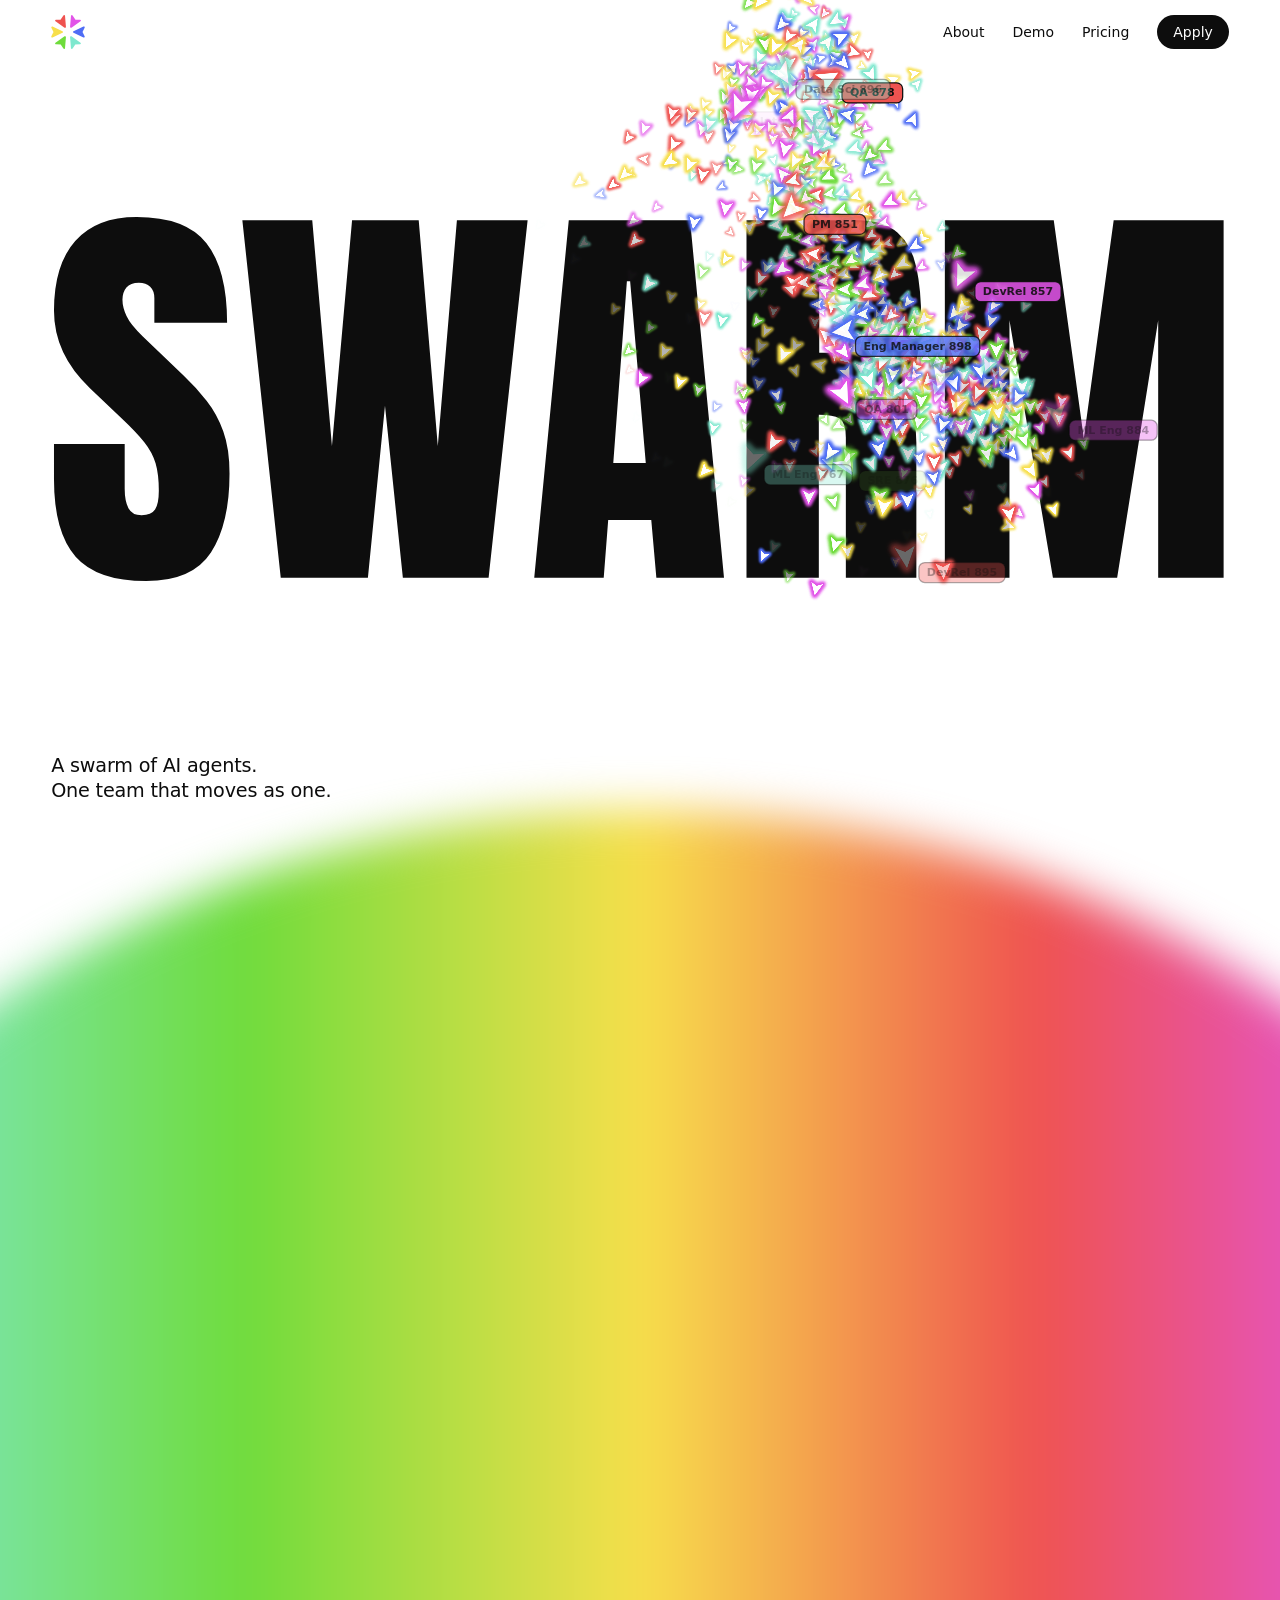
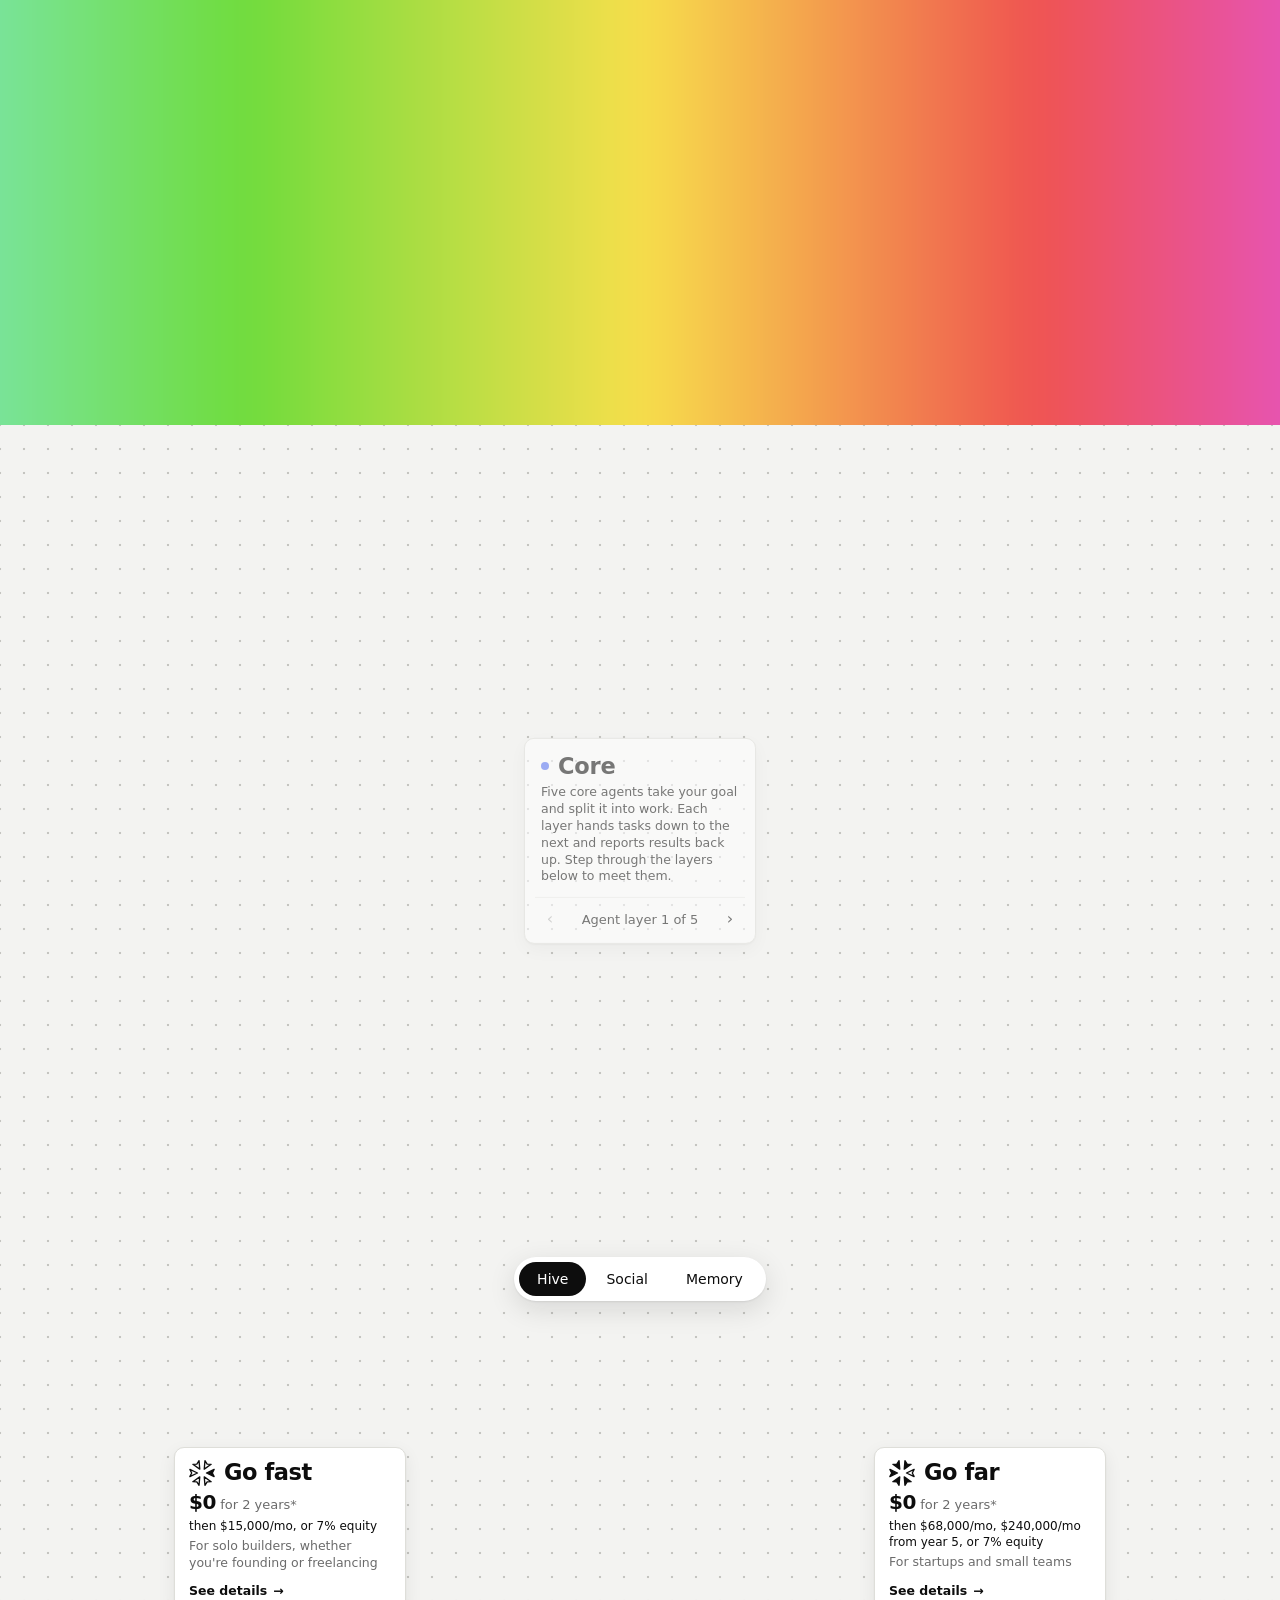
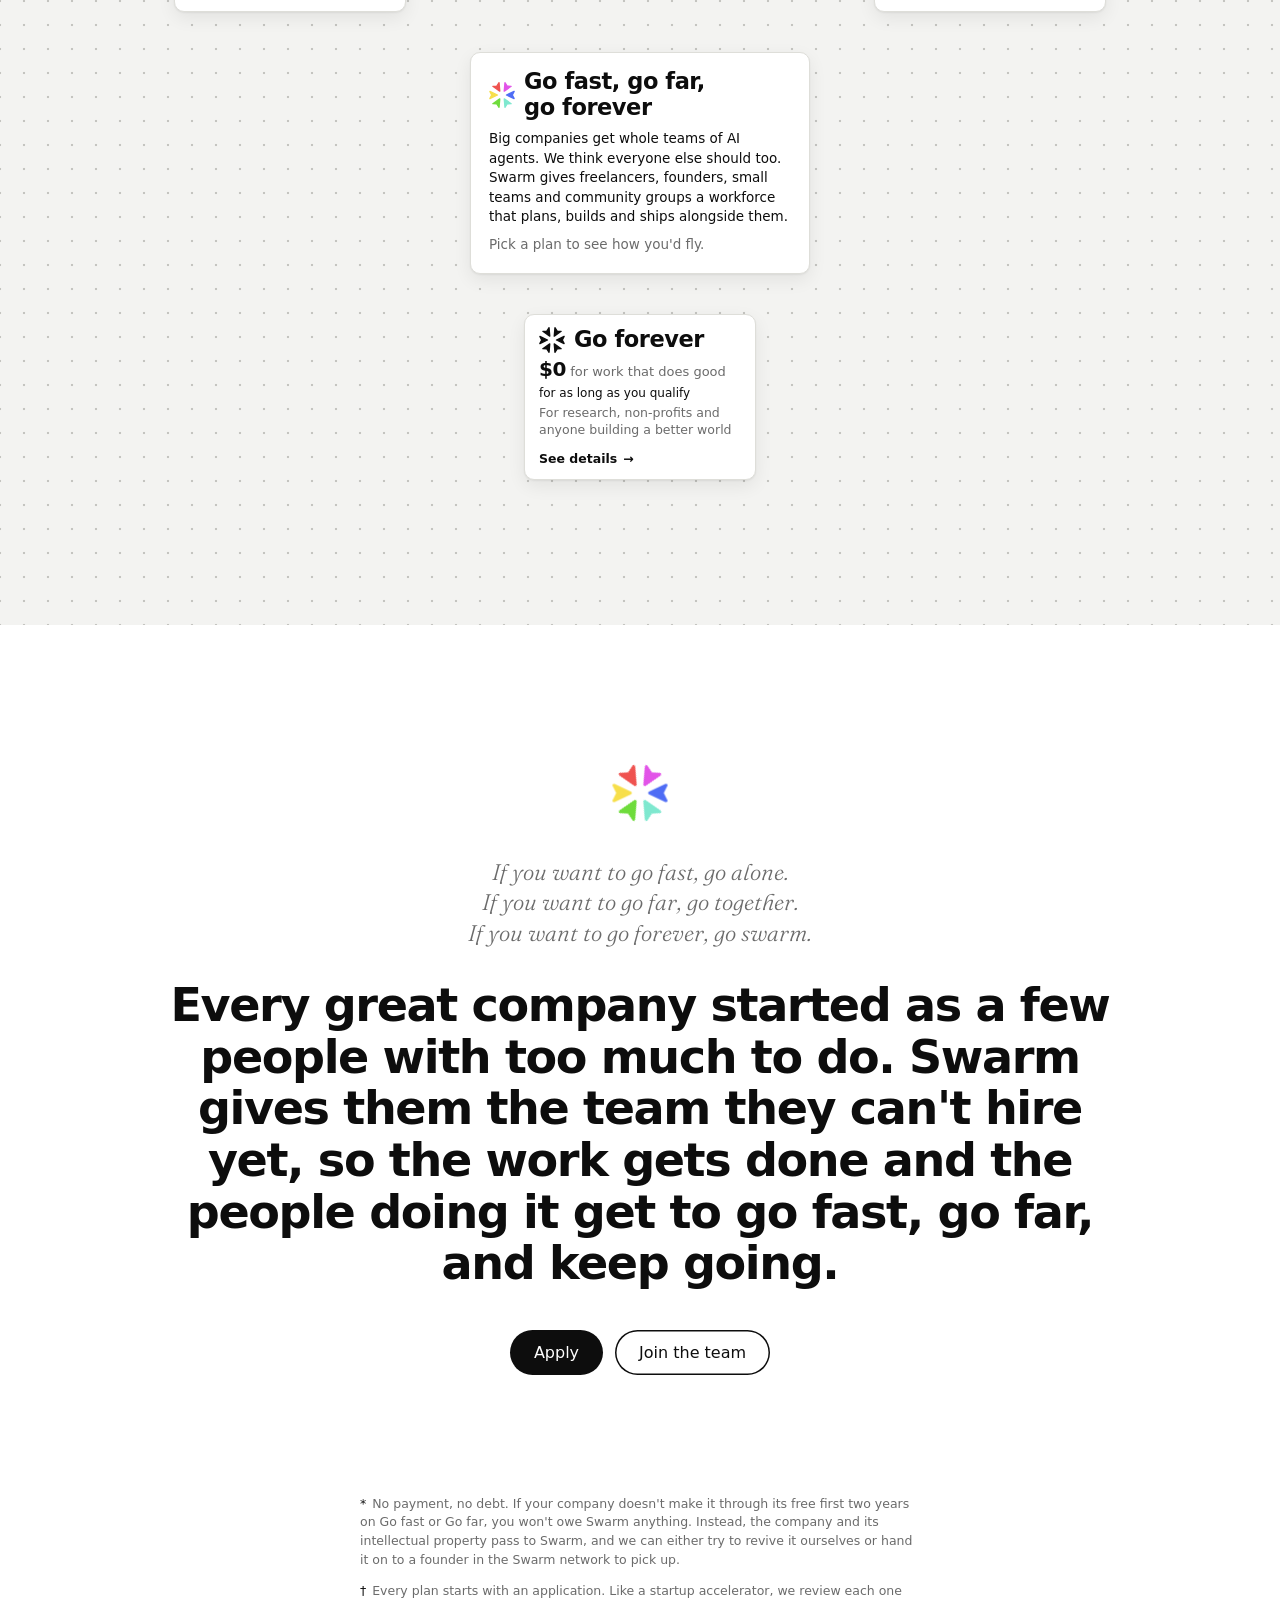
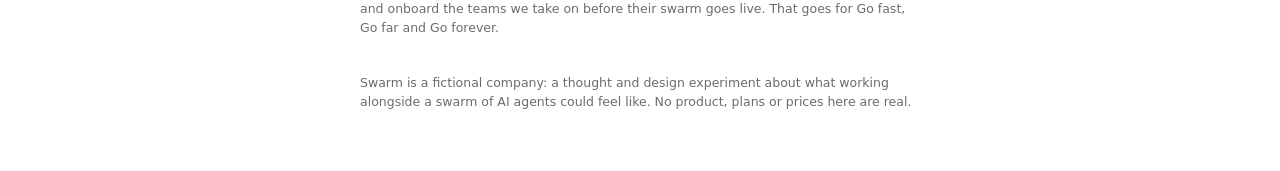
<file: index.html>
<!DOCTYPE html>
<html lang="en">
  <head>
    <meta charset="UTF-8">
    <link rel="preconnect" href="https://fonts.googleapis.com">
    <link rel="preconnect" href="https://fonts.gstatic.com" crossorigin>
    <link rel="stylesheet" href="https://fonts.googleapis.com/css2?family=Fraunces:ital,opsz,wght@1,9..144,300&display=swap">
    <link rel="stylesheet" href="./style.css">
    <meta name="viewport" content="width=device-width, initial-scale=1.0">
    <title>Swarm AI</title>
    <meta name="description" content="A swarm of AI agents. One team that moves as one. Swarm is a workforce of AI agents that plan, build, test and ship together.">
    <link rel="icon" href="./assets/favicon.svg" type="image/svg+xml">
    <link rel="apple-touch-icon" href="./assets/apple-touch-icon.png">
    <meta name="theme-color" content="#ffffff" media="(prefers-color-scheme: light)">
    <meta name="theme-color" content="#111110" media="(prefers-color-scheme: dark)">
    <link rel="canonical" href="https://benkimo6i.github.io/swarm/">

    <!-- Sharing: link previews in Slack, iMessage, X, LinkedIn and the rest.
         og:image must be an absolute URL. Source for the image: assets/og.html -->
    <meta property="og:type" content="website">
    <meta property="og:site_name" content="Swarm AI">
    <meta property="og:url" content="https://benkimo6i.github.io/swarm/">
    <meta property="og:title" content="Swarm AI">
    <meta property="og:description" content="A swarm of AI agents. One team that moves as one. Swarm is a workforce of AI agents that plan, build, test and ship together.">
    <meta property="og:image" content="https://benkimo6i.github.io/swarm/assets/og.png">
    <meta property="og:image:width" content="1200">
    <meta property="og:image:height" content="630">
    <meta property="og:image:alt" content="The Swarm logo, a ring of six coloured cursors, above the word SWARM and a ribbon of coloured cursors. Tagline: A swarm of AI agents. One team that moves as one.">
    <meta name="twitter:card" content="summary_large_image">
    <meta name="twitter:title" content="Swarm AI">
    <meta name="twitter:description" content="A swarm of AI agents. One team that moves as one.">
    <meta name="twitter:image" content="https://benkimo6i.github.io/swarm/assets/og.png">
    <meta name="twitter:image:alt" content="The Swarm logo above the word SWARM and a ribbon of coloured cursors.">
  </head>
  <body>

    <canvas id="sky" aria-hidden="true"></canvas>

    <!-- The coloured circle: an arc under the hero, then the sphere in About -->
    <div class="orb" aria-hidden="true"><i></i></div>
    
    <header class="nav">
      <!-- Logo: a ring of cursors, one per palette colour, all pointing at the centre -->
      <a class="logo" href="#top" aria-label="Swarm home">
        <svg viewBox="-18 -18 36 36" aria-hidden="true">
          <path class="blue" transform="rotate(0) translate(11.5 0) rotate(180) scale(0.62)" d="M8.5 0 L-8.5 -8 L-4.5 0 L-8.5 8 Z" />
          <path class="mint" transform="rotate(60) translate(11.5 0) rotate(180) scale(0.62)" d="M8.5 0 L-8.5 -8 L-4.5 0 L-8.5 8 Z" />
          <path class="green" transform="rotate(120) translate(11.5 0) rotate(180) scale(0.62)" d="M8.5 0 L-8.5 -8 L-4.5 0 L-8.5 8 Z" />
          <path class="yellow" transform="rotate(180) translate(11.5 0) rotate(180) scale(0.62)" d="M8.5 0 L-8.5 -8 L-4.5 0 L-8.5 8 Z" />
          <path class="red" transform="rotate(240) translate(11.5 0) rotate(180) scale(0.62)" d="M8.5 0 L-8.5 -8 L-4.5 0 L-8.5 8 Z" />
          <path class="pink" transform="rotate(300) translate(11.5 0) rotate(180) scale(0.62)" d="M8.5 0 L-8.5 -8 L-4.5 0 L-8.5 8 Z" />
        </svg>
      </a>
      <nav>
        <a href="#about">About</a>
        <a href="#demo">Demo</a>
        <a href="#pricing">Pricing</a>
        <a class="cta" href="#pricing">Apply</a>
      </nav>
    </header>
    
    <main id="top">
      <section class="hero">
        <!-- The word itself is drawn on the canvas, so agents can lift squares out of it -->
        <h1 class="sr-only">Swarm</h1>
        <p class="tagline">A swarm of AI agents.<br />One team that moves as one.</p>
      </section>
    
      <!-- About: tall, so its one screen stays pinned while you scroll through it -->
      <section class="about" id="about">
        <div class="about-pin">
          <!-- The script lays this text out around the sphere -->
          <p class="lead">Swarm is a workforce of AI agents that plan, build, test and ship together. Every agent takes a role, from product manager to site reliability engineer, and picks up work the moment it appears. No tickets waiting in a queue. No handoffs lost between teams. No one blocked on anyone else. You set a direction and the swarm is already heading there, each agent adjusting to the ones around it. You point. They move as one.</p>
        </div>
      </section>
    
      <!-- Demo: a dotted board; the pill nav switches between its three views -->
      <!-- Demo and Pricing share one dotted board -->
      <div class="board-bg">
      <section class="demo" id="demo">
        <div class="board">
          <!-- Centre cards, placed by the script. Hive's card steps through the
               agent layers; Memory's meter follows the drones. -->
          <div class="nodes">
            <div class="node node-core">
              <strong><i></i><b class="node-title"></b></strong>
              <span class="node-copy"></span>
              <div class="steps" role="group" aria-label="Hive agent layer">
                <button type="button" class="step-prev" aria-label="Previous agent layer">&#8249;</button>
                <p class="step-caption" aria-live="polite"></p>
                <button type="button" class="step-next" aria-label="Next agent layer">&#8250;</button>
              </div>
            </div>
            <div class="node node-social">
              <strong><b class="node-title"></b></strong>
              <span class="node-copy"></span>
            </div>
            <div class="node node-meter">
              <strong><i></i><b class="node-title"></b></strong>
              <span class="node-copy"></span>
              <dl class="meter">
                <div class="meter-row" data-metric="bloat">
                  <dt>Token bloat</dt><dd></dd>
                  <div class="bar"><u></u></div>
                </div>
                <div class="meter-row" data-metric="context">
                  <dt>Context window</dt><dd></dd>
                  <div class="bar"><u></u></div>
                </div>
                <div class="meter-row" data-metric="system">
                  <dt>System 1 / System 2</dt><dd></dd>
                  <div class="bar bar-split"><u></u></div>
                </div>
              </dl>
            </div>
          </div>
    
        </div>
        <div class="pill" role="tablist" aria-label="Demo views">
          <button type="button" role="tab" data-view="hive" aria-selected="true">Hive</button>
          <button type="button" role="tab" data-view="social" aria-selected="false">Social</button>
          <button type="button" role="tab" data-view="memory" aria-selected="false">Memory</button>
        </div>
      </section>

      <!-- Pricing: a node graph. The script fills in the plans from config.js,
           wires them to the centre card and rewrites it when one is picked. -->
      <section class="pricing" id="pricing">
        <h2 class="sr-only">Pricing</h2>
        <div class="graph">
          <div class="plan-hub">
            <div class="hub-body"></div>
          </div>
        </div>
      </section>
      </div>

      <!-- Closing: the mission on the plain page. The logo's last cursor pushes
           into the ring when it scrolls into view, then the ring slowly turns. -->
      <footer class="closing" id="mission">
        <svg class="closing-mark" viewBox="-18 -18 36 36" aria-hidden="true">
          <g transform="rotate(0)"><g class="slot"><path transform="translate(11.5 0) rotate(180) scale(0.62)" style="fill: var(--blue); stroke: var(--blue)" d="M8.5 0 L-8.5 -8 L-4.5 0 L-8.5 8 Z" /></g></g>
          <g transform="rotate(60)"><g class="slot"><path transform="translate(11.5 0) rotate(180) scale(0.62)" style="fill: var(--mint); stroke: var(--mint)" d="M8.5 0 L-8.5 -8 L-4.5 0 L-8.5 8 Z" /></g></g>
          <g transform="rotate(120)"><g class="slot"><path transform="translate(11.5 0) rotate(180) scale(0.62)" style="fill: var(--green); stroke: var(--green)" d="M8.5 0 L-8.5 -8 L-4.5 0 L-8.5 8 Z" /></g></g>
          <g transform="rotate(180)"><g class="slot slot-in"><path transform="translate(11.5 0) rotate(180) scale(0.62)" style="fill: var(--yellow); stroke: var(--yellow)" d="M8.5 0 L-8.5 -8 L-4.5 0 L-8.5 8 Z" /></g></g>
          <g transform="rotate(240)"><g class="slot"><path transform="translate(11.5 0) rotate(180) scale(0.62)" style="fill: var(--red); stroke: var(--red)" d="M8.5 0 L-8.5 -8 L-4.5 0 L-8.5 8 Z" /></g></g>
          <g transform="rotate(300)"><g class="slot"><path transform="translate(11.5 0) rotate(180) scale(0.62)" style="fill: var(--pink); stroke: var(--pink)" d="M8.5 0 L-8.5 -8 L-4.5 0 L-8.5 8 Z" /></g></g>
        </svg>
        <p class="closing-proverb">
          <span>If you want to go fast, go alone.</span>
          <span>If you want to go far, go together.</span>
          <span>If you want to go forever, go swarm.</span>
        </p>
        <p class="closing-copy">
          Every great company started as a few people with too much to do. Swarm gives them the team they can't hire yet, so the work gets done and the people doing it get to go fast, go far, and keep&nbsp;going.
        </p>
        <div class="closing-actions">
          <a class="closing-cta" href="#pricing">Apply</a>
          <!-- Careers: no page yet; swap in its URL -->
          <a class="closing-cta closing-cta-alt" href="#">Join the team</a>
        </div>
        <!-- Footnotes for the pricing: * marks the free years, † the application -->
        <div class="closing-notes" id="terms">
          <p class="closing-note" id="note-free">
            <sup>*</sup> No payment, no debt. If your company doesn't make it through its free first two years on Go fast or Go far, you won't owe Swarm anything. Instead, the company and its intellectual property pass to Swarm, and we can either try to revive it ourselves or hand it on to a founder in the Swarm network to pick&nbsp;up.
          </p>
          <p class="closing-note" id="note-apply">
            <sup>&dagger;</sup> Every plan starts with an application. Like a startup accelerator, we review each one and onboard the teams we take on before their swarm goes live. That goes for Go fast, Go far and Go&nbsp;forever.
          </p>
          <p class="closing-note">
            Swarm is a fictional company: a thought and design experiment about what working alongside a swarm of AI agents could feel like. No product, plans or prices here are&nbsp;real.
          </p>
        </div>
      </footer>
    </main>

    <script type="module" src="./js/main.js"></script>
  </body>
</html>
</file>
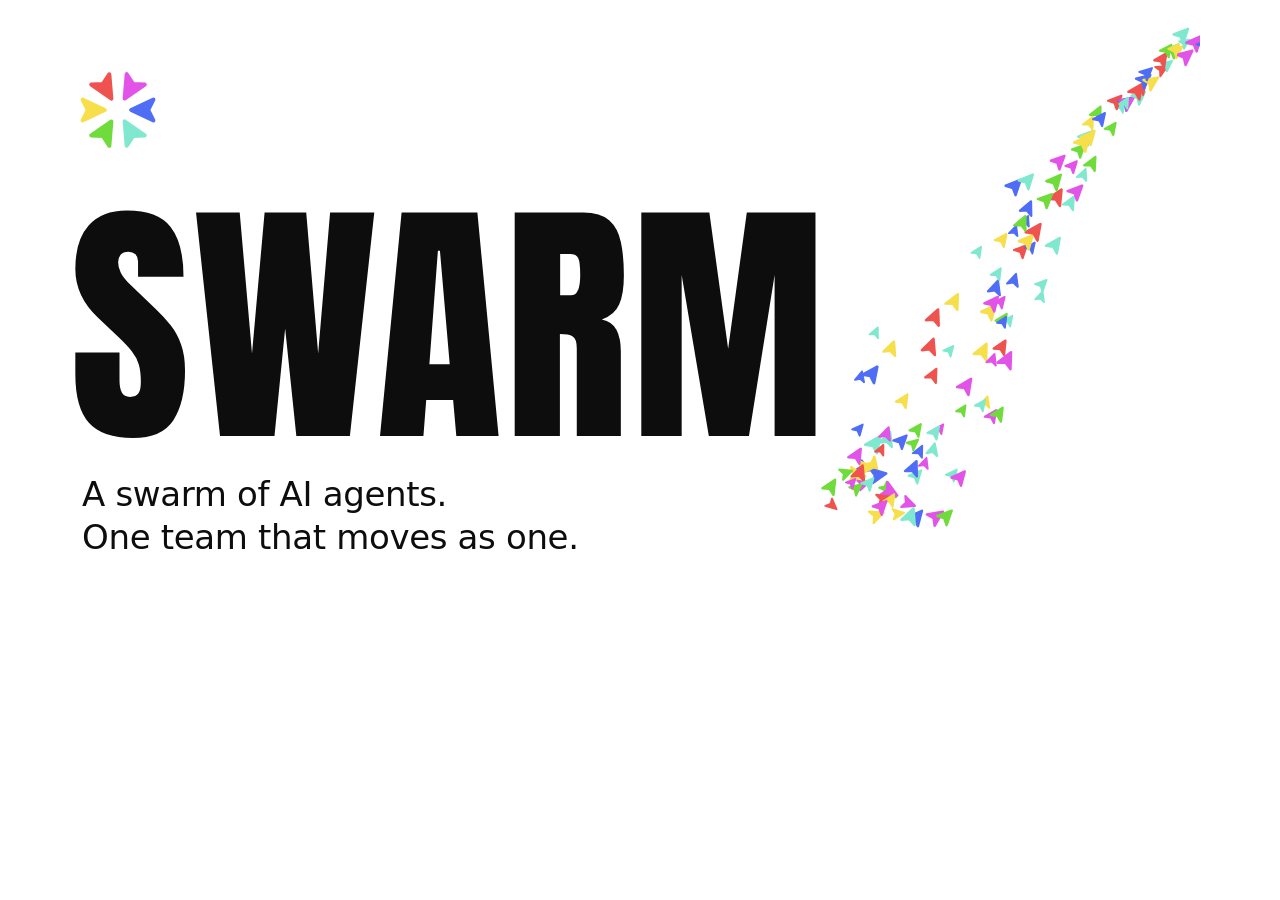
<file: assets/og.html>
<!doctype html>
<!-- Source for og.png (1200x630) and apple-touch-icon.png. Regenerate with:
     chrome --headless --hide-scrollbars --window-size=1200,630 --screenshot=assets/og.png assets/og.html
     chrome --headless --hide-scrollbars --window-size=180,180 --screenshot=assets/apple-touch-icon.png "assets/og.html#icon" -->
<html>
<head>
<meta charset="utf-8">
<link rel="stylesheet" href="https://fonts.googleapis.com/css2?family=Anton&display=block">
<style>
  html, body { margin: 0; background: #fff; color: #0d0d0d; }
  body { width: 1200px; height: 630px; position: relative; overflow: hidden;
    font-family: ui-sans-serif, system-ui, -apple-system, "Segoe UI", Helvetica, Arial, sans-serif; }
  .mark { position: absolute; left: 80px; top: 72px; width: 76px; height: 76px; }
  .word { position: absolute; left: 70px; bottom: 200px; margin: 0; font: 260px/0.8 Anton, Impact, sans-serif; letter-spacing: 0.01em; }
  .tag { position: absolute; left: 82px; bottom: 72px; margin: 0; font-size: 34px; line-height: 1.25; font-weight: 500; letter-spacing: -0.01em; }
  .flock { position: absolute; inset: 0; }
  /* the touch icon: just the ring, centred, with a little breathing room */
  body.icon { width: 180px; height: 180px; }
  body.icon > :not(.mark) { display: none; }
  body.icon .mark { left: 22px; top: 22px; width: 136px; height: 136px; }
</style>
</head>
<body>
<svg class="flock" viewBox="0 0 1200 630"></svg>
<svg class="mark" viewBox="-18 -18 36 36" stroke-width="3" stroke-linejoin="round"></svg>
<p class="word">SWARM</p>
<p class="tag">A swarm of AI agents.<br>One team that moves as one.</p>
<script>
  if (location.hash === "#icon") document.body.className = "icon";
  const cols = ["#4f6df5", "#7fe8cf", "#6fdc3c", "#f7df4b", "#ef5350", "#e254e8"];
  const arrow = "M8.5 0 L-8.5 -8 L-4.5 0 L-8.5 8 Z";
  const ns = "http://www.w3.org/2000/svg";
  const add = (svg, t, c, extra) => {
    const p = document.createElementNS(ns, "path");
    p.setAttribute("d", arrow); p.setAttribute("transform", t);
    p.setAttribute("fill", c); p.setAttribute("stroke", c);
    if (extra) for (const k in extra) p.setAttribute(k, extra[k]);
    svg.append(p);
  };
  const mark = document.querySelector(".mark");
  cols.forEach((c, i) => add(mark, `rotate(${i * 60}) translate(11.5 0) rotate(180) scale(0.62)`, c));
  // a ribbon of cursors sweeping across the right side, like the hero's flock
  let s = 7;
  const rnd = () => ((s = (s * 16807) % 2147483647) / 2147483647);
  const flock = document.querySelector(".flock");
  for (let i = 0; i < 170; i++) {
    const u = i / 170;
    const x = 870 + u * 400 - 50 * Math.sin(u * 5);
    const y = 300 + 190 * Math.sin(u * 4.2 + 1.2) - u * 120;
    const spread = 34 + 26 * Math.sin(u * 7);
    const px = x + (rnd() - 0.5) * spread * 2.2, py = y + (rnd() - 0.5) * spread * 2;
    const dir = Math.atan2(190 * 4.2 * Math.cos(u * 4.2 + 1.2) - 120, 400 - 250 * Math.cos(u * 5)) * 180 / Math.PI + (rnd() - 0.5) * 30;
    add(flock, `translate(${px.toFixed(1)} ${py.toFixed(1)}) rotate(${dir.toFixed(1)}) scale(${(0.55 + rnd() * 0.35).toFixed(2)})`,
      cols[Math.floor(rnd() * 6)], { "stroke-width": 3, "stroke-linejoin": "round" });
  }
</script>
</body>
</html>
</file>
<file: style.css>
@import url("https://fonts.googleapis.com/css2?family=Anton&display=swap");

:root {
  /* Light theme. The dark theme below swaps these; the canvas reads them too (js/theme.js) */
  color-scheme: light;
  --paper: #ffffff; /* page and cards */
  --ink: #0d0d0d; /* text and solid black */
  --muted: #6b6b6b;
  --board: #f3f3f1; /* the dotted board */
  --dots: #c4c4c0;
  --line: #deded9; /* card borders */
  --soft: #ececea; /* hovers, tracks and dividers */
  --wire: #bdbdb8; /* faint wires in Pricing */
  --shade: 13, 13, 13; /* shadow colour, as r, g, b */
  --blue: #4f6df5;
  --green: #6fdc3c;
  --red: #ef5350;
  --pink: #e254e8;
  --mint: #7fe8cf;
  --yellow: #f7df4b;
  --rainbow: linear-gradient(
    90deg,
    var(--blue),
    var(--mint),
    var(--green),
    var(--yellow),
    var(--red),
    var(--pink),
    var(--blue)
  );
  --sans: ui-sans-serif, system-ui, -apple-system, "Segoe UI", Helvetica, Arial, sans-serif;
  --mono: ui-monospace, "SF Mono", Menlo, Consolas, monospace;
}

/* Dark theme: follows the device, unless ?theme= forced one (js/theme.js) */
@media (prefers-color-scheme: dark) {
  :root:not([data-theme="light"]) {
    color-scheme: dark;
    --paper: #111110;
    --ink: #f2f2ee;
    --muted: #9b9b96;
    --board: #191918;
    --dots: #3b3b38;
    --line: #2f2f2d;
    --soft: #272725;
    --wire: #57574f;
    --shade: 0, 0, 0;
  }
}

:root[data-theme="dark"] {
  color-scheme: dark;
  --paper: #111110;
  --ink: #f2f2ee;
  --muted: #9b9b96;
  --board: #191918;
  --dots: #3b3b38;
  --line: #2f2f2d;
  --soft: #272725;
  --wire: #57574f;
  --shade: 0, 0, 0;
}

* {
  box-sizing: border-box;
}

html {
  scroll-behavior: smooth;
}

body {
  margin: 0;
  background: var(--paper);
  color: var(--ink);
  font-family: var(--sans);
  overflow-x: hidden;
}

/* The swarm flies on one canvas fixed over the whole page */
#sky {
  position: fixed;
  inset: 0;
  width: 100%;
  height: 100%;
  z-index: 10;
  pointer-events: none;
}

/* No orphaned last words in running copy */
p,
li,
dd,
.node-copy,
.plan-tag,
.plan-terms {
  text-wrap: pretty;
}

.sr-only {
  position: absolute;
  width: 1px;
  height: 1px;
  overflow: hidden;
  clip-path: inset(50%);
  white-space: nowrap;
}

/* --- Nav ------------------------------------------------------------------ */
.nav {
  position: absolute;
  top: 0;
  left: 0;
  right: 0;
  z-index: 5;
  height: 64px;
  padding: 0 4vw;
  display: flex;
  align-items: center;
  justify-content: space-between;
}

.nav a {
  color: var(--ink);
  text-decoration: none;
  font-size: 14px;
  font-weight: 500;
}

.logo {
  display: block;
  width: 34px;
  height: 34px;
}

.logo svg {
  display: block;
  width: 100%;
  height: 100%;
}

/* each arrow is filled and outlined in its colour; the outline rounds its corners */
.logo path {
  stroke-width: 3;
  stroke-linejoin: round;
}

.logo .blue { fill: var(--blue); stroke: var(--blue); }
.logo .mint { fill: var(--mint); stroke: var(--mint); }
.logo .green { fill: var(--green); stroke: var(--green); }
.logo .yellow { fill: var(--yellow); stroke: var(--yellow); }
.logo .red { fill: var(--red); stroke: var(--red); }
.logo .pink { fill: var(--pink); stroke: var(--pink); }

.logo:focus-visible {
  outline: 2px solid var(--ink);
  outline-offset: 4px;
  border-radius: 50%;
}

.nav nav {
  display: flex;
  align-items: center;
  gap: 28px;
}

.nav nav a:not(.cta):hover {
  text-decoration: underline;
  text-underline-offset: 4px;
}

.cta {
  padding: 9px 16px;
  border-radius: 999px;
  background: var(--ink);
  color: var(--paper) !important;
}

/* --- Hero ----------------------------------------------------------------- */
.hero {
  position: relative;
  height: 100vh;
  min-height: 520px;
  overflow: hidden;
}

.tagline {
  position: absolute;
  z-index: 2;
  left: 4vw;
  bottom: 96px;
  margin: 0;
  font-size: clamp(15px, 1.5vw, 20px);
  line-height: 1.3;
  font-weight: 500;
  letter-spacing: -0.01em;
}

/* --- The coloured circle ----------------------------------------------------
   Sized and moved by the script: a huge arc under the hero (the scroll cue),
   shrinking to a sphere in the About stage. Its blur scales with it, so the
   arc is soft and the sphere is crisper. */
.orb {
  position: fixed;
  left: 0;
  top: 0;
  z-index: 1;
  border-radius: 50%;
  overflow: hidden;
  filter: blur(4px);
  pointer-events: none;
  will-change: transform;
}

.orb i {
  position: absolute;
  inset: 0;
  width: 200%;
  background: var(--rainbow);
  background-size: 50% 100%;
  animation: slide 10s linear infinite;
}

/* highlight and shading that make it read as a sphere, faded in as it shrinks */
.orb::after {
  content: "";
  position: absolute;
  inset: 0;
  border-radius: 50%;
  background:
    radial-gradient(circle at 34% 28%, rgba(255, 255, 255, 0.75), rgba(255, 255, 255, 0) 46%),
    radial-gradient(circle at 62% 70%, rgba(13, 13, 13, 0) 45%, rgba(var(--shade), 0.22) 100%);
  opacity: var(--shade, 0);
}

@keyframes slide {
  to {
    transform: translateX(-50%);
  }
}

/* --- About ------------------------------------------------------------------ */
.about {
  height: 125vh; /* one pinned screen plus a short hold once the sphere settles */
}

.about-pin {
  position: sticky;
  top: 0;
  height: 100vh;
  overflow: hidden;
}

/* The script places each run of words; these set the type */
.lead {
  position: absolute;
  inset: 0;
  z-index: 2;
  margin: 0;
  font-size: clamp(20px, 3.1vw, 46px);
  line-height: 1.12;
  letter-spacing: -0.03em;
  font-weight: 600;
}

.lead span {
  position: absolute;
  white-space: nowrap;
}

/* --- Demo ------------------------------------------------------------------- */
/* One dotted board under both Demo and Pricing */
.board-bg {
  position: relative;
  z-index: 3;
  background-color: var(--board);
  background-image: radial-gradient(circle, var(--dots) 1.2px, transparent 1.6px);
  background-size: 24px 24px;
  background-position: 12px 12px;
}

.demo {
  position: relative;
  z-index: 3;
  /* never shorter than Memory and Hive need, even on a short window */
  min-height: max(100vh, 760px);
  display: flex;
  flex-direction: column;
}

.board {
  position: relative;
  flex: 1;
  min-height: 0;
  overflow: hidden;
}

/* Hive stepper: the bottom row of Hive's centre card */
.steps {
  margin: 12px -6px -6px;
  padding-top: 6px;
  border-top: 1px solid var(--soft);
  display: flex;
  align-items: center;
  justify-content: space-between;
  gap: 2px;
}

.steps button {
  min-width: 30px;
  padding: 7px 8px;
  border: 0;
  border-radius: 7px;
  background: transparent;
  color: var(--ink);
  font: 500 16px/1 var(--sans);
  cursor: pointer;
}

.steps button:hover:not(:disabled) {
  background: var(--soft);
}

.steps button:disabled {
  opacity: 0.3;
  cursor: default;
}

.steps button:focus-visible {
  outline: 2px solid var(--blue);
  outline-offset: 1px;
}

/* the cards ignore the pointer so the board stays interactive; the stepper doesn't */
.node .steps {
  pointer-events: auto;
}

.step-caption {
  flex: 1;
  margin: 0;
  white-space: nowrap;
  font: 500 13px/1 var(--sans);
  font-variant-numeric: tabular-nums;
  text-align: center;
  color: var(--ink);
}

/* Short screens: the pill would fall below the fold, so the script places it
   just under the centre card instead */
@media (max-height: 759px), (max-width: 600px) and (max-height: 859px) {
  .pill {
    position: absolute;
    left: 0;
    top: 0;
    z-index: 4;
    margin: 0;
  }
}

/* The centre node card, placed and scaled by the script */
.node {
  position: absolute;
  left: 0;
  top: 0;
  width: 164px;
  padding: 10px 12px 11px;
  border: 1px solid var(--line);
  border-radius: 10px;
  background: var(--paper);
  box-shadow: 0 1px 2px rgba(var(--shade), 0.06), 0 6px 18px rgba(var(--shade), 0.07);
  opacity: 0;
  pointer-events: none;
  will-change: transform, opacity;
}

.node strong {
  display: flex;
  align-items: center;
  gap: 7px;
  font-size: 18px;
  font-weight: 600;
  letter-spacing: -0.01em;
}

.node i {
  width: 8px;
  height: 8px;
  border-radius: 50%;
  background: var(--c, var(--ink));
}

.node span {
  display: block;
  margin-top: 5px;
  font-size: 11px;
  line-height: 1.35;
  color: var(--muted);
}

.node-core,
.node-social {
  width: 232px;
  padding: 14px 16px 15px;
}

.node-core strong,
.node-social strong {
  font-size: 22.5px;
  gap: 9px;
}

.node-core span,
.node-social span,
.node-meter span {
  font-size: 12.5px;
  color: var(--ink);
}

.node b {
  font-weight: inherit;
}

/* Memory's meter: a few live figures, each with a thin bar */
.node-meter {
  width: 248px;
  padding: 14px 16px 15px;
}

.node-meter strong {
  font-size: 22.5px;
}

.meter {
  margin: 12px 0 0;
  display: grid;
  gap: 9px;
}

.meter-row {
  display: grid;
  grid-template-columns: 1fr auto;
  gap: 5px 10px;
  font-size: 11.5px;
}

.meter dt {
  color: var(--muted);
}

.meter dd {
  margin: 0;
  font-weight: 600;
  font-variant-numeric: tabular-nums;
}

.bar {
  grid-column: 1 / -1;
  height: 4px;
  border-radius: 2px;
  background: var(--soft);
  overflow: hidden;
}

.bar u {
  display: block;
  height: 100%;
  width: 0;
  border-radius: 2px;
  background: var(--c, var(--ink));
}

/* System 1 / System 2: the bar's two parts in two shades */
.bar-split {
  background: color-mix(in srgb, var(--c, var(--ink)) 30%, var(--soft));
}

@media (max-width: 600px) {
  .node {
    width: 138px;
  }

  .node-core,
  .node-social {
    width: 200px;
  }

  .node-meter {
    width: 240px;
  }
}

/* Pill nav: at the bottom of the Demo section */
.pill {
  align-self: center;
  margin: 0 0 24px;
  padding: 5px;
  display: flex;
  gap: 2px;
  border-radius: 999px;
  background: var(--paper);
  box-shadow: 0 1px 2px rgba(var(--shade), 0.08), 0 8px 28px rgba(var(--shade), 0.12);
}

.pill button {
  padding: 10px 18px;
  border: 0;
  border-radius: 999px;
  background: transparent;
  color: var(--ink);
  font: 500 14px/1 var(--sans);
  cursor: pointer;
}

.pill button:hover {
  background: var(--soft);
}

.pill button[aria-selected="true"] {
  background: var(--ink);
  color: var(--paper);
}

.pill button:focus-visible {
  outline: 2px solid var(--blue);
  outline-offset: 2px;
}

/* --- Pricing ------------------------------------------------------------------ */
/* A node graph: plan nodes around a centre card. The script draws the wires and
   cursors on the canvas, reading where these elements are. */
.pricing {
  position: relative;
  min-height: 100vh;
  display: flex;
  align-items: center;
  justify-content: center;
  padding: 72px 16px 96px;
}

.graph {
  width: min(1080px, 100%);
  display: grid;
  /* side columns never squeeze a plan node below its full width */
  grid-template-columns: minmax(232px, 1fr) minmax(280px, 340px) minmax(232px, 1fr);
  grid-template-areas:
    "fast . far"
    ". hub ."
    ". forever .";
  gap: 40px 64px;
  align-items: center;
}

.plan-node,
.plan-hub {
  border: 1px solid var(--line);
  border-radius: 10px;
  background: var(--paper);
  box-shadow: 0 1px 2px rgba(var(--shade), 0.06), 0 6px 18px rgba(var(--shade), 0.07);
  color: var(--ink);
}

.plan-node {
  width: 232px;
  padding: 12px 14px 13px;
  display: flex;
  flex-direction: column;
  gap: 4px;
  text-align: left;
  font: inherit;
  cursor: pointer;
  position: relative;
  /* dragged by the script. A vertical swipe still scrolls the page on touch
     screens, so a finger drags a card sideways; a mouse drags it anywhere */
  translate: var(--dx, 0) var(--dy, 0);
  touch-action: pan-y pinch-zoom;
  transition: border-color 0.2s ease, box-shadow 0.2s ease, transform 0.2s ease, translate 0.4s ease;
}

/* over another card: it'll slide back if dropped here */
.plan-node.is-blocked {
  opacity: 0.55;
}

.plan-node.is-dragging {
  z-index: 2;
  cursor: grabbing;
  transition: border-color 0.2s ease, box-shadow 0.2s ease, transform 0.2s ease;
}

.plan-node:hover {
  transform: translateY(-2px);
}

.plan-node:focus-visible {
  outline: 2px solid var(--blue);
  outline-offset: 2px;
}

.plan-node[aria-pressed="true"] {
  border-color: var(--ink);
  box-shadow: 0 0 0 1px var(--ink), 0 6px 18px rgba(var(--shade), 0.1);
}

/* the two paid plans share a row; match their heights */
.plan-node[data-plan="fast"],
.plan-node[data-plan="far"] {
  align-self: stretch;
}

.plan-node[data-plan="fast"] {
  grid-area: fast;
  justify-self: end;
}

.plan-node[data-plan="far"] {
  grid-area: far;
  justify-self: start;
}

.plan-node[data-plan="forever"] {
  grid-area: forever;
  justify-self: center;
}

.plan-node strong,
.hub-layer strong {
  display: flex;
  align-items: center;
  gap: 9px;
  font-size: 22.5px;
  line-height: 1.15;
  font-weight: 600;
  letter-spacing: -0.02em;
}

/* Each plan's version of the logo, in place of a dot */
.plan-node .mark,
.hub-layer .mark {
  flex: none;
  width: 26px;
  height: 26px;
}

.mark path {
  stroke-width: 3;
  stroke-linejoin: round;
}

.plan-price {
  font-size: 13px;
  color: var(--muted);
}

.plan-price b {
  font-size: 20px;
  font-weight: 650;
  letter-spacing: -0.02em;
  color: var(--ink);
}

.plan-terms {
  font-size: 12px;
  line-height: 1.35;
  font-weight: 500;
  color: var(--ink);
}

.plan-tag {
  font-size: 12.5px;
  line-height: 1.35;
  color: var(--muted);
}

/* The click prompt, pinned to the foot of the node so the paired cards line up */
.plan-hint {
  margin-top: auto;
  padding-top: 8px;
  display: flex;
  align-items: center;
  gap: 6px;
  font-size: 12.5px;
  font-weight: 600;
  color: var(--ink);
}

.plan-hint i {
  font-style: normal;
  transition: translate 0.2s ease;
}

.plan-node:hover .plan-hint i,
.plan-node:focus-visible .plan-hint i {
  translate: 3px 0;
}

.plan-hub {
  grid-area: hub;
  padding: 16px 18px 18px;
}

/* Old and new copy share one cell while the cursors wipe between them */
.hub-body {
  display: grid;
}

.hub-layer {
  grid-area: 1 / 1;
  align-self: start;
}

/* Word pieces show once placed; a bullet or dot shows with its first word */
.hub-layer .w:not(.on),
.hub-layer strong:not(:has(.w.on)) .mark,
.hub-layer li:not(:has(.w.on))::before {
  visibility: hidden;
}

.hub-layer p {
  margin: 8px 0 0;
  font-size: 13.5px;
  line-height: 1.45;
}

.hub-layer .hub-prompt {
  color: var(--muted);
}

/* The plan's pricing, step by step */
.hub-schedule {
  margin: 12px 0 0;
  padding: 10px 0;
  border-top: 1px solid var(--soft);
  border-bottom: 1px solid var(--soft);
  display: grid;
  grid-template-columns: auto 1fr;
  gap: 5px 16px;
  font-size: 13px;
}

/* Its dividers belong to one layer at a time: the old copy's go as soon as a
   swap starts, the new copy's fade in once every word is in place */
.hub-schedule {
  transition: border-color 0.4s ease;
}

.hub-layer[aria-hidden] .hub-schedule,
.hub-layer.is-settling .hub-schedule {
  border-color: transparent;
  transition: none;
}

.hub-schedule dt {
  color: var(--muted);
}

.hub-schedule dd {
  margin: 0;
  font-weight: 600;
  font-variant-numeric: tabular-nums;
}

.hub-layer ul {
  margin: 10px 0 0;
  padding: 0;
  list-style: none;
  display: grid;
  gap: 5px;
  font-size: 13px;
}

.hub-layer li::before {
  content: "";
  display: inline-block;
  width: 6px;
  height: 6px;
  margin: 0 8px 1px 0;
  background: var(--ink);
}

.hub-cta {
  display: inline-block;
  margin-top: 14px;
  padding: 9px 16px;
  border-radius: 999px;
  background: var(--ink);
  color: var(--paper);
  font-size: 13.5px;
  font-weight: 500;
  text-decoration: none;
}

/* Too narrow for three columns: the two paid plans above the card, Go forever
   below, all three the same width */
@media (max-width: 920px) {
  .graph {
    width: min(620px, 100%);
    grid-template-columns: 1fr 1fr;
    grid-template-areas:
      "fast far"
      "hub hub"
      "forever forever";
    gap: 48px 12px;
  }

  .plan-node[data-plan] {
    width: min(232px, 100%);
  }

  .plan-node[data-plan="forever"] {
    width: min(232px, calc((100% - 12px) / 2));
  }
}

/* --- Closing ------------------------------------------------------------------ */
/* The mission, centred on the plain page, under the logo */
.closing {
  position: relative;
  z-index: 3;
  background: var(--paper);
  padding: 140px 6vw 48px;
  text-align: center;
}

.closing-mark {
  display: block;
  width: 56px;
  height: 56px;
  margin: 0 auto 36px;
  overflow: visible;
}

.closing-mark path {
  stroke-width: 3;
  stroke-linejoin: round;
}

/* One cursor pushes into the ring, the ring gives a little, then it all turns */
.closing.is-in .closing-mark {
  animation: mark-spin 30s linear 2s infinite;
}

.closing.is-in .closing-mark .slot {
  animation: mark-give 0.7s ease-out 1.05s both;
}

.closing.is-in .closing-mark .slot-in {
  animation: mark-push 1.6s cubic-bezier(0.3, 0.5, 0.25, 1) 0.2s both;
}

.closing:not(.is-in) .closing-mark .slot-in {
  opacity: 0;
}

@keyframes mark-push {
  0% { transform: translateX(60px); opacity: 0; }
  25% { opacity: 1; }
  70% { transform: translateX(-2.5px); }
  100% { transform: translateX(0); opacity: 1; }
}

@keyframes mark-give {
  0% { transform: translateX(0); }
  35% { transform: translateX(2px); }
  100% { transform: translateX(0); }
}

@keyframes mark-spin {
  to { transform: rotate(360deg); }
}

.closing-copy {
  max-width: 980px;
  margin: 0 auto;
  font-size: clamp(26px, 3.6vw, 52px);
  line-height: 1.12;
  letter-spacing: -0.03em;
  font-weight: 600;
}

/* The proverb, one clause per line, set smaller above the statement */
.closing-proverb {
  margin: 0 auto 32px;
  font-family: Fraunces, Georgia, "Times New Roman", serif;
  font-size: 22.5px; /* the same as the node titles */
  line-height: 1.35;
  font-style: italic;
  font-weight: 300;
  letter-spacing: 0;
  color: var(--muted);
}

.closing-proverb span {
  display: block;
  text-wrap: balance;
}

.closing-actions {
  margin-top: 40px;
  display: flex;
  flex-wrap: wrap;
  justify-content: center;
  gap: 12px;
}

.closing-cta {
  display: inline-block;
  padding: 13px 24px;
  border-radius: 999px;
  background: var(--ink);
  color: var(--paper);
  font-size: 16px;
  font-weight: 500;
  text-decoration: none;
}

.closing-cta-alt {
  background: transparent;
  color: var(--ink);
  box-shadow: inset 0 0 0 1.5px var(--ink);
}

.closing-cta:focus-visible {
  outline: 2px solid var(--blue);
  outline-offset: 3px;
}

.closing-note {
  max-width: 520px;
  margin: 120px auto 0;
  font-size: 12.5px;
  line-height: 1.5;
  color: var(--muted);
}

/* The pricing footnotes (* and † in the plans), left-aligned above the note */
.closing-notes {
  max-width: 560px;
  margin: 120px auto 0;
  text-align: left;
}

.closing-notes .closing-note {
  max-width: none;
  margin: 0 0 12px;
}

.closing-notes .closing-note:last-child {
  margin-top: 36px;
}

.closing-note sup {
  font-size: 1em;
  vertical-align: baseline;
  color: var(--ink);
  margin-right: 2px;
}

@media (max-width: 600px) {
  .demo {
    min-height: max(100vh, 860px); /* Memory stacks its cores above and below the meter */
  }
}

@media (prefers-reduced-motion: reduce) {
  .orb i,
  .closing.is-in .closing-mark,
  .closing.is-in .closing-mark .slot,
  .closing.is-in .closing-mark .slot-in {
    animation: none;
  }

  .closing:not(.is-in) .closing-mark .slot-in {
    opacity: 1;
  }
}
</file>
